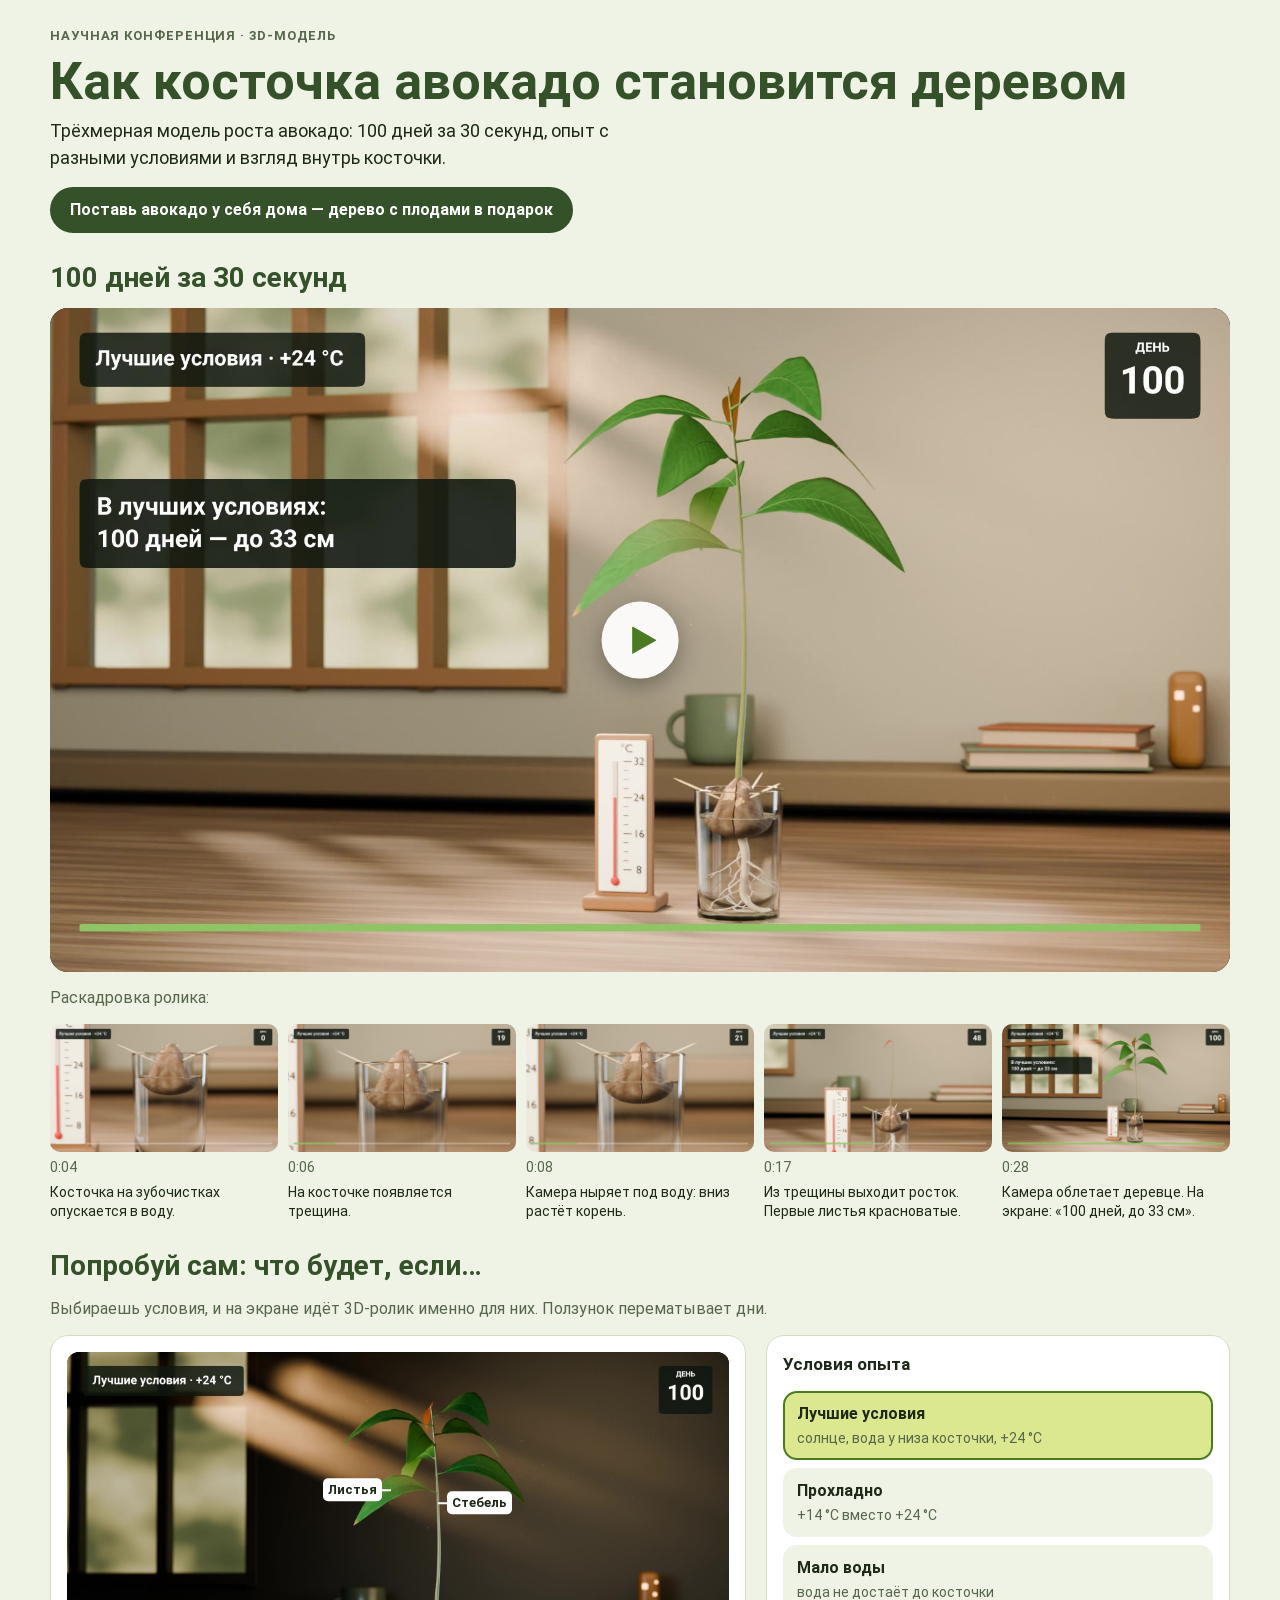
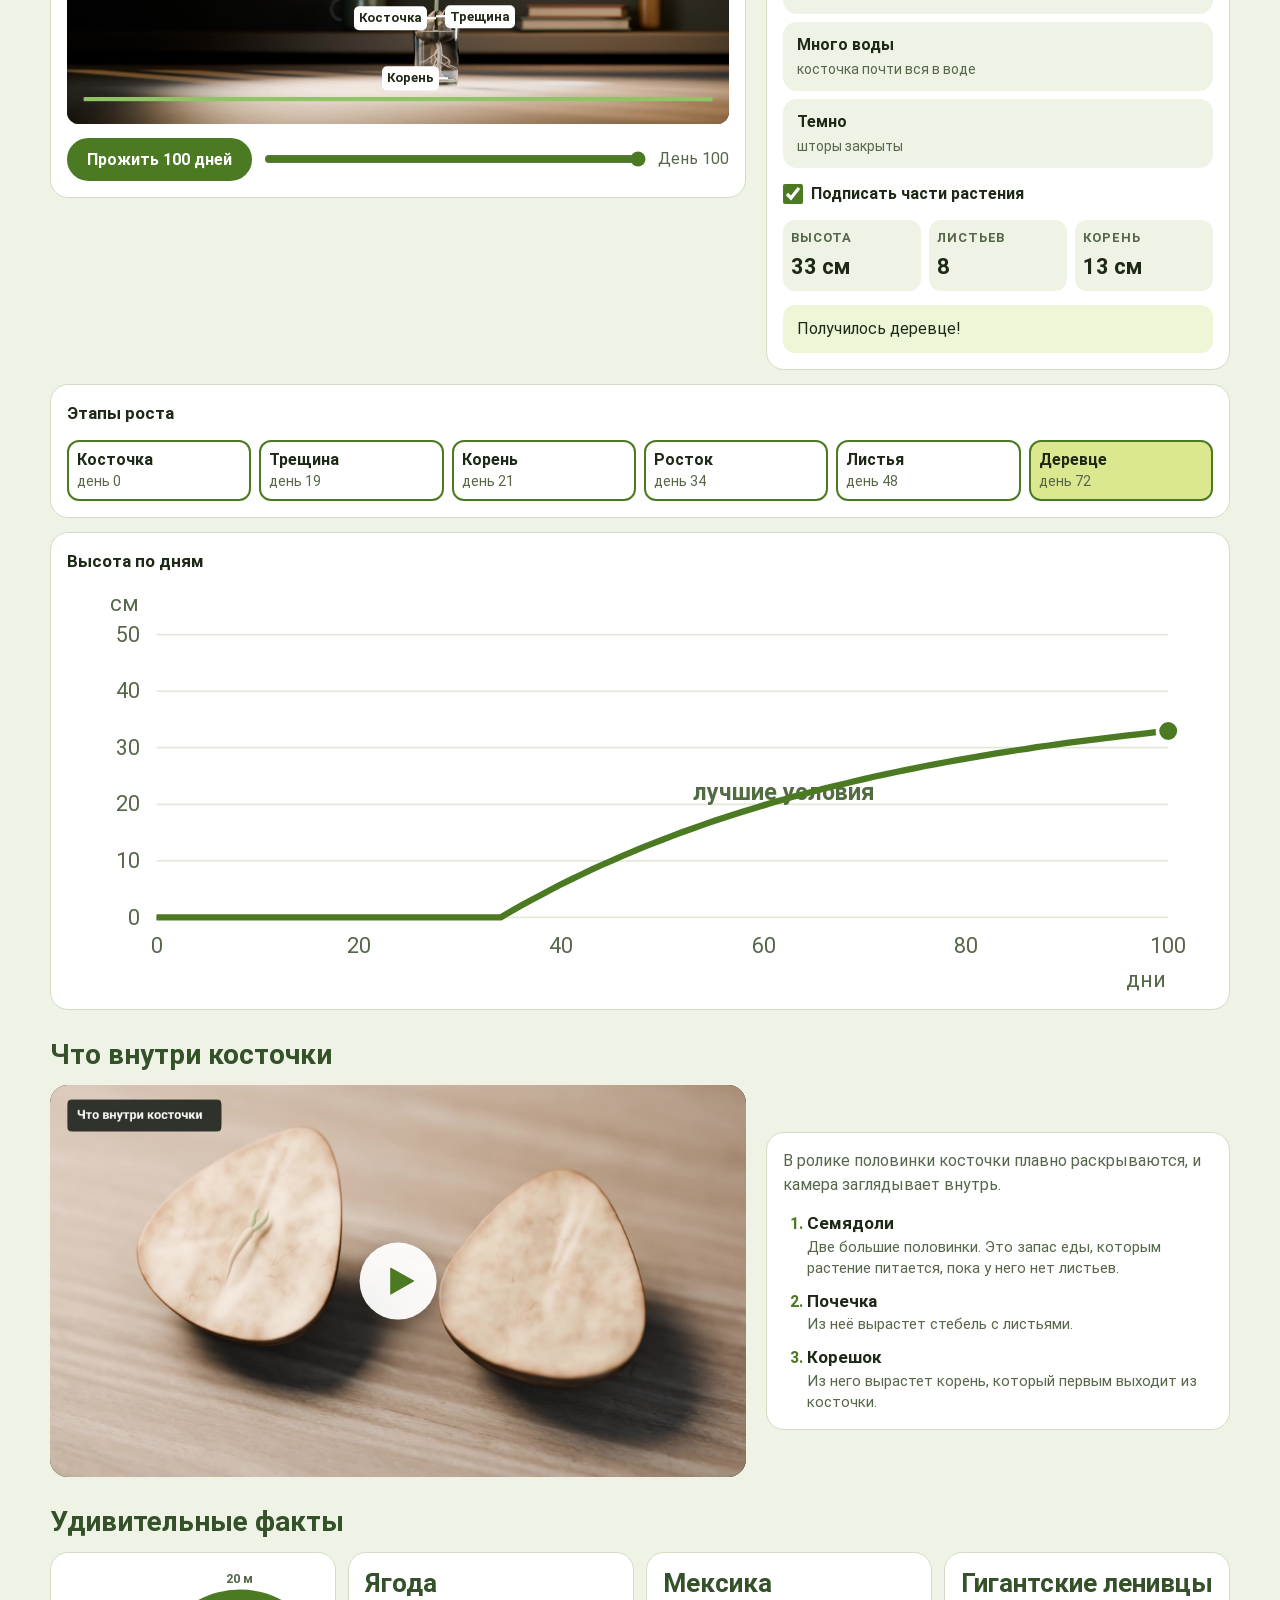
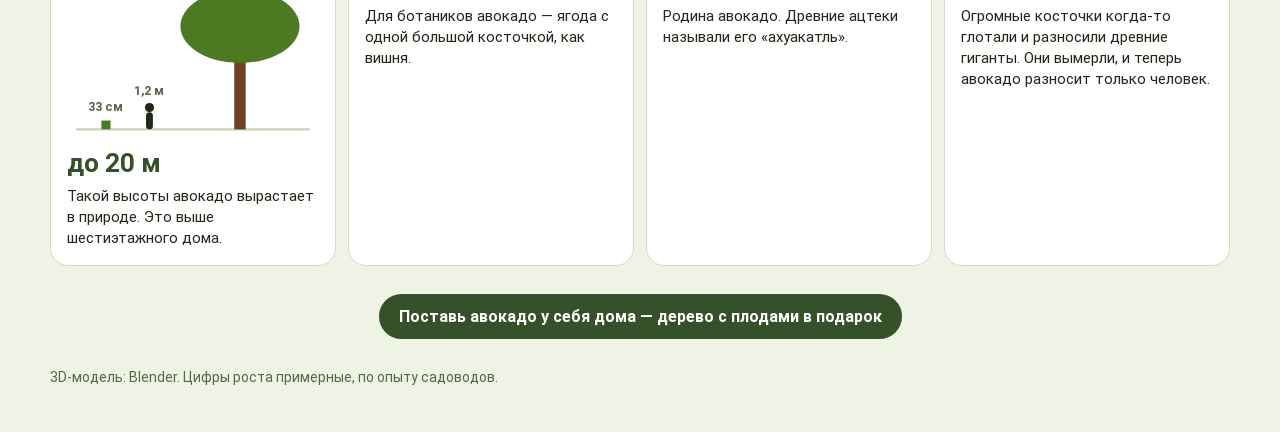
<file: index.html>
<!doctype html>
<html lang="ru">
<head>
  <meta charset="utf-8">
  <meta name="viewport" content="width=device-width, initial-scale=1">
  <title>Авокадо в 3D</title>
  <link rel="icon" href="./ar/icon.png" type="image/png">
  <link rel="stylesheet" href="style.css">
  <script src="data.js" defer></script>
  <script src="page.js" defer></script>
</head>
<body>
<main class="wrap">
  <header class="head">
    <div class="eyebrow">Научная конференция · 3D-модель</div>
    <h1 id="theme">Как косточка авокадо становится деревом</h1>
    <p class="lead">Трёхмерная модель роста авокадо: <span data-span></span>, опыт с разными условиями и взгляд внутрь косточки.</p>
    <div class="actions">
      <a class="btn primary ar-link" href="./ar/">Поставь авокадо у себя дома — дерево с плодами в подарок</a>
    </div>
  </header>

  <section>
    <h2 data-span></h2>
    <div class="frame preview">
      <video src="media/hero.mp4" poster="media/hero-end.jpg" playsinline
             preload="metadata" aria-labelledby="theme"></video>
      <button class="playmark" type="button" aria-label="Смотреть ролик о росте авокадо"></button>
    </div>
    <p class="sec-lead">Раскадровка ролика:</p>
    <div class="board" id="board"></div>
  </section>

  <section>
    <h2>Попробуй сам: что будет, если…</h2>
    <p class="sec-lead">Выбираешь условия, и на экране идёт 3D-ролик именно для них. Ползунок перематывает дни.</p>
    <div class="sim">
      <div class="box">
        <div class="frame sim-frame" id="sim-frame">
          <img id="sim-poster" src="media/best-end.jpg" alt="">
          <video id="sim-video" playsinline preload="metadata" aria-label="Опыт с выбранными условиями"></video>
          <div id="part-layer" aria-hidden="true"></div>
        </div>
        <div class="timeline">
          <button id="play" class="btn primary" type="button"></button>
          <label class="sr-only" for="day">День</label>
          <input id="day" type="range" min="0" step="1">
          <output id="day-out" for="day"></output>
        </div>
      </div>
      <div class="box">
        <h3>Условия опыта</h3>
        <div class="scns" id="scns"></div>
        <label class="toggle"><input id="labels" type="checkbox" checked> Подписать части растения</label>
        <div class="stats">
          <div class="stat"><span>Высота</span><strong id="height"></strong></div>
          <div class="stat"><span>Листьев</span><strong id="leaves"></strong></div>
          <div class="stat"><span>Корень</span><strong id="root"></strong></div>
        </div>
        <p class="note" id="note"></p>
      </div>
    </div>
    <div class="box">
      <h3>Этапы роста</h3>
      <ol class="stages" id="stages"></ol>
    </div>
    <div class="box">
      <h3>Высота по дням</h3>
      <div class="chart-wrap">
        <svg id="chart" viewBox="0 0 640 226" role="img" aria-label="График высоты авокадо по дням">
          <g id="grid"></g>
          <path id="ideal-line" fill="none" stroke="#8da779" stroke-width="2.5" stroke-dasharray="7 6"></path>
          <text id="ideal-label" font-size="13" font-weight="700" fill="#526b40"></text>
          <path id="curve" fill="none" stroke="#4b7a22" stroke-width="3.5" stroke-linejoin="round"></path>
          <circle id="point" r="6" fill="#4b7a22" stroke="#fff" stroke-width="2"></circle>
        </svg>
      </div>
    </div>
  </section>

  <section>
    <h2 id="cut-title"></h2>
    <div class="cut">
      <div class="frame preview">
        <video src="media/cut.mp4" poster="media/cut-end.jpg" playsinline
               preload="metadata" aria-labelledby="cut-title"></video>
        <button class="playmark" type="button" aria-label="Смотреть ролик о разрезе косточки"></button>
      </div>
      <div class="box">
        <p class="sec-lead">В ролике половинки косточки плавно раскрываются, и камера заглядывает внутрь.</p>
        <ol class="parts">
          <li><h3>Семядоли</h3><p>Две большие половинки. Это запас еды, которым растение питается, пока у него нет листьев.</p></li>
          <li><h3>Почечка</h3><p>Из неё вырастет стебель с листьями.</p></li>
          <li><h3>Корешок</h3><p>Из него вырастет корень, который первым выходит из косточки.</p></li>
        </ol>
      </div>
    </div>
  </section>

  <section>
    <h2>Удивительные факты</h2>
    <div class="facts">
      <div class="fact">
        <svg id="height-comparison" viewBox="0 0 220 150" role="img">
          <line x1="8" y1="140" x2="212" y2="140" stroke="#c9d3bb" stroke-width="2"/>
          <rect x="146" y="22" width="10" height="118" fill="#6e4126"/>
          <ellipse cx="151" cy="50" rx="52" ry="32" fill="#4b7a22"/>
          <rect x="30" y="132.3" width="8" height="7.7" fill="#4b7a22"/>
          <circle cx="72" cy="121" r="4" fill="#1d2916"/>
          <rect x="69" y="125" width="6" height="15" rx="3" fill="#1d2916"/>
          <g text-anchor="middle" font-size="11" font-weight="700" fill="#56664a">
            <text x="34" y="124" id="sprout-height"></text>
            <text x="72" y="110" id="student-height"></text>
            <text x="151" y="12" id="tree-height"></text>
          </g>
        </svg>
        <h3 class="big" id="tree-height-title"></h3>
        <p>Такой высоты авокадо вырастает в природе. Это выше шестиэтажного дома.</p>
      </div>
      <div class="fact">
        <h3 class="big">Ягода</h3>
        <p>Для ботаников авокадо — ягода с одной большой косточкой, как вишня.</p>
      </div>
      <div class="fact">
        <h3 class="big">Мексика</h3>
        <p>Родина авокадо. Древние ацтеки называли его «ахуакатль».</p>
      </div>
      <div class="fact">
        <h3 class="big">Гигантские ленивцы</h3>
        <p>Огромные косточки когда-то глотали и разносили древние гиганты. Они вымерли, и теперь авокадо разносит только человек.</p>
      </div>
    </div>
  </section>

  <section class="ar-promo" aria-label="Дополненная реальность">
    <a class="btn primary ar-link" href="./ar/">Поставь авокадо у себя дома — дерево с плодами в подарок</a>
  </section>

  <p class="foot">3D-модель: Blender. Цифры роста примерные, по опыту садоводов.</p>
</main>

</body>
</html>
</file>
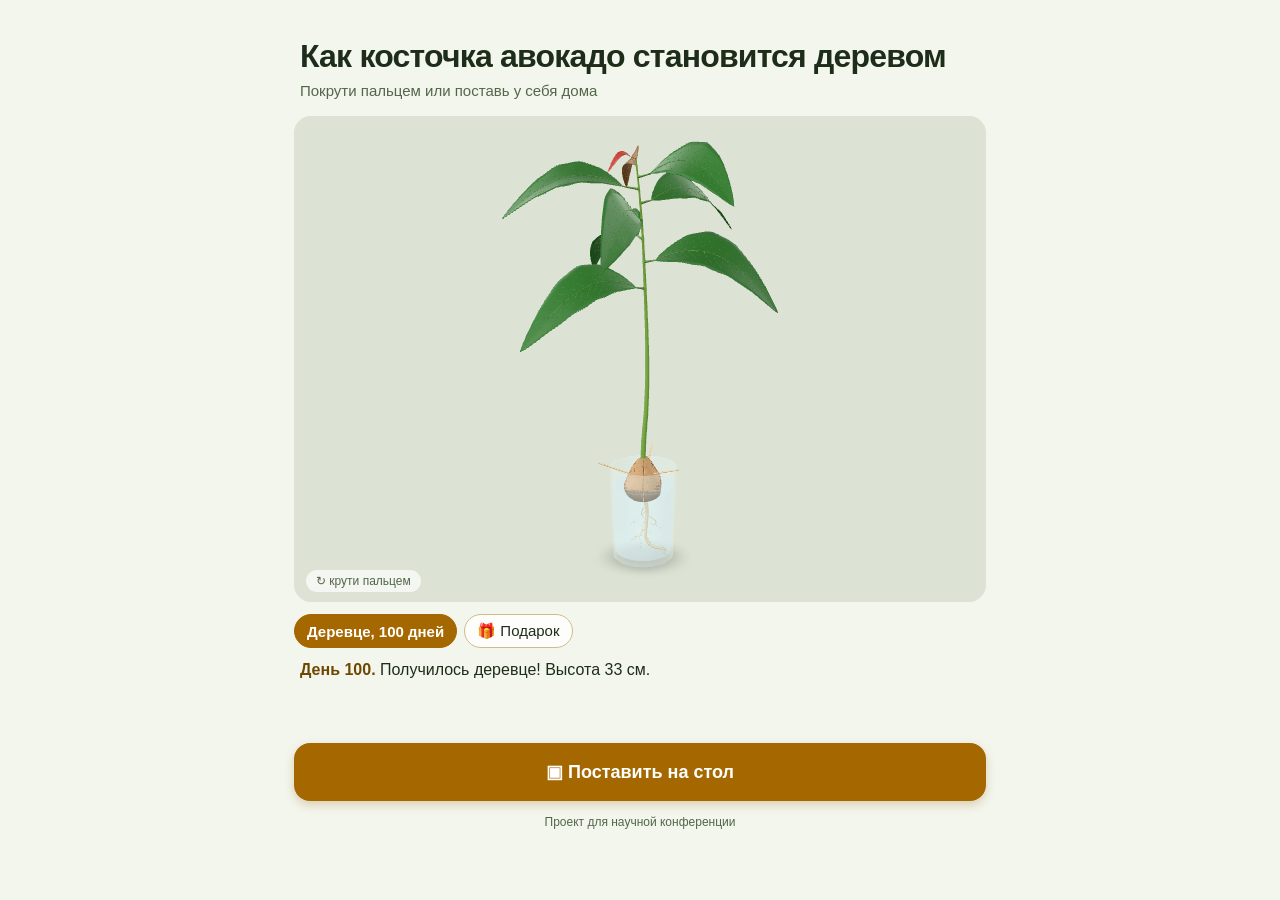
<file: ar/index.html>
<!doctype html>
<html lang="ru">
<head>
  <meta charset="utf-8">
  <meta name="viewport" content="width=device-width, initial-scale=1">
  <meta name="theme-color" content="#f3f6ed">
  <title>Как косточка авокадо становится деревом</title>
  <link rel="icon" href="./icon.png" type="image/png">
  <link rel="stylesheet" href="./style.css">
  <script type="module" src="./page.js"></script>
</head>
<body>
  <main>
    <header>
      <h1>Как косточка авокадо становится деревом</h1>
      <p>Покрути пальцем или поставь у себя дома</p>
    </header>
    <div class="view">
      <model-viewer ar ar-modes="webxr scene-viewer quick-look" ar-scale="fixed"
        camera-controls camera-orbit="0deg 78deg auto" touch-action="pan-y"
        interaction-prompt="none" shadow-intensity="0.45" alt="Авокадо в стакане">
        <span slot="ar-button" hidden></span>
      </model-viewer>
      <img class="poster" alt="" hidden>
      <span class="hint" aria-hidden="true">↻ крути пальцем</span>
    </div>
    <div class="models" role="group" aria-label="Выбор дерева">
      <button type="button" data-model="tree" aria-pressed="true">Деревце, 100 дней</button>
      <button type="button" data-model="gift" aria-pressed="false">🎁 Подарок</button>
    </div>
    <p class="note" aria-live="polite"><strong class="lead"></strong> <span class="text"></span></p>
    <div class="placement">
      <p class="status" role="status"></p>
      <button class="place" type="button">
        <span aria-hidden="true">▣</span> <span class="place-label"></span>
      </button>
    </div>
    <footer>Проект для научной конференции</footer>
  </main>
</body>
</html>
</file>
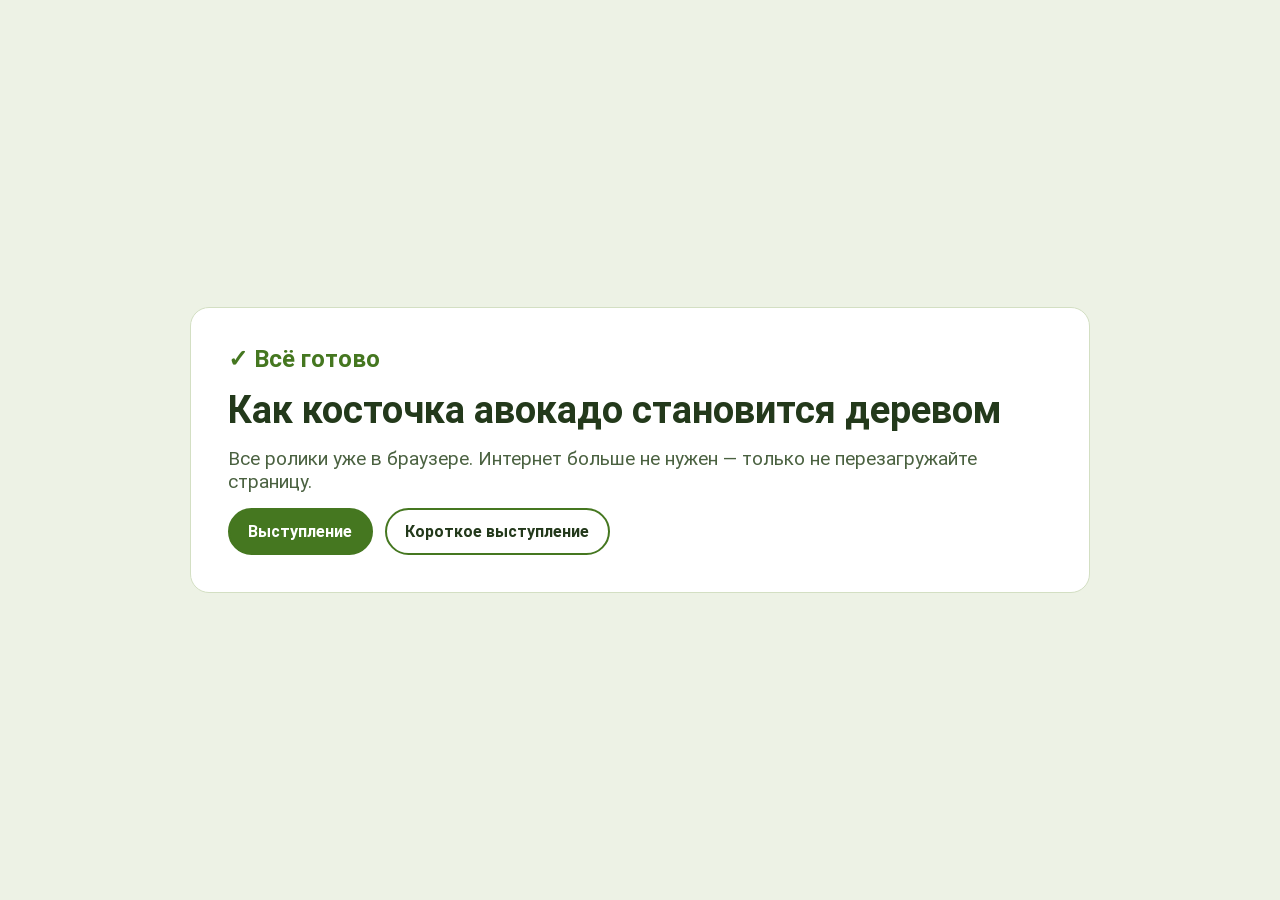
<file: pult/index.html>
<!doctype html>
<html lang="ru">
<head>
  <meta charset="utf-8">
  <meta name="viewport" content="width=device-width, initial-scale=1">
  <meta name="robots" content="noindex">
  <title>Выступление · Авокадо в 3D</title>
  <link rel="icon" href="data:,">
  <link rel="stylesheet" href="prepare.css">
  <link rel="stylesheet" href="pult.css">
  <script src="../data.js" defer></script>
  <script src="config.js" defer></script>
  <script src="slides.js" defer></script>
  <script src="deck.js" defer></script>
  <script src="prepare.js" defer></script>
  <script src="charts.js" defer></script>
  <script src="pult.js" defer></script>
</head>
<body>
  <template id="intro-title">
    <div class="intro title-slide">
      <p class="eyebrow">Научная конференция · Исследовательский проект</p>
      <h2>Как косточка авокадо становится деревом</h2>
      <p id="title-credit">Автор: Неворотова Полина Олеговна, 1 класс</p>
      <p class="subtitle">Опыт на компьютере: 3D-модель в Blender, помогал искусственный интеллект</p>
    </div>
  </template>
  <template id="intro-goal">
    <div class="intro goal-slide">
      <h2 class="eyebrow">Цель проекта</h2>
      <p class="goal">Узнать, что нужно косточке авокадо, чтобы из неё выросло дерево.</p>
      <p><strong>Гипотеза:</strong> косточке нужны вода, тепло и свет.<br>И чем больше воды, тем лучше.</p>
    </div>
  </template>
  <template id="intro-facts">
    <section class="facts-slide">
      <h2>А вы знали?</h2>
          <div class="facts">
      <div class="fact">
        <svg id="height-comparison" viewBox="0 0 220 150" role="img">
          <line x1="8" y1="140" x2="212" y2="140" stroke="#c9d3bb" stroke-width="2"/>
          <rect x="146" y="22" width="10" height="118" fill="#6e4126"/>
          <ellipse cx="151" cy="50" rx="52" ry="32" fill="#4b7a22"/>
          <rect x="30" y="132.3" width="8" height="7.7" fill="#4b7a22"/>
          <circle cx="72" cy="121" r="4" fill="#1d2916"/>
          <rect x="69" y="125" width="6" height="15" rx="3" fill="#1d2916"/>
          <g text-anchor="middle" font-size="11" font-weight="700" fill="#56664a">
            <text x="34" y="124" id="sprout-height"></text>
            <text x="72" y="110" id="student-height"></text>
            <text x="151" y="12" id="tree-height"></text>
          </g>
        </svg>
        <h3 class="big" id="tree-height-title"></h3>
        <p>Такой высоты авокадо вырастает в природе. Это выше шестиэтажного дома.</p>
      </div>
      <div class="fact">
        <h3 class="big">Ягода</h3>
        <p>Для ботаников авокадо — ягода с одной большой косточкой, как вишня.</p>
      </div>
      <div class="fact">
        <h3 class="big">Мексика</h3>
        <p>Родина авокадо. Древние ацтеки называли его «ахуакатль».</p>
      </div>
      <div class="fact">
        <h3 class="big">Гигантские ленивцы</h3>
        <p>Огромные косточки когда-то глотали и разносили древние гиганты. Они вымерли, и теперь авокадо разносит только человек.</p>
      </div>
    </div>
    </section>
  </template>
  <template id="gift-qr">
    <svg class="qr" viewBox="0 0 37 37" role="img" aria-label="QR-код страницы с деревцем" data-url="https://avocado-forum.ru/ar/" shape-rendering="crispEdges">
        <rect width="37" height="37" fill="#fff"/>
        <path fill="#000" d="M4 4h7v1h-7zM12 4h1v1h-1zM14 4h1v1h-1zM17 4h3v1h-3zM23 4h2v1h-2zM26 4h7v1h-7zM4 5h1v1h-1zM10 5h1v1h-1zM12 5h1v1h-1zM15 5h3v1h-3zM20 5h1v1h-1zM24 5h1v1h-1zM26 5h1v1h-1zM32 5h1v1h-1zM4 6h1v1h-1zM6 6h3v1h-3zM10 6h1v1h-1zM13 6h4v1h-4zM20 6h1v1h-1zM24 6h1v1h-1zM26 6h1v1h-1zM28 6h3v1h-3zM32 6h1v1h-1zM4 7h1v1h-1zM6 7h3v1h-3zM10 7h1v1h-1zM12 7h1v1h-1zM18 7h2v1h-2zM21 7h1v1h-1zM23 7h1v1h-1zM26 7h1v1h-1zM28 7h3v1h-3zM32 7h1v1h-1zM4 8h1v1h-1zM6 8h3v1h-3zM10 8h1v1h-1zM15 8h1v1h-1zM18 8h1v1h-1zM20 8h5v1h-5zM26 8h1v1h-1zM28 8h3v1h-3zM32 8h1v1h-1zM4 9h1v1h-1zM10 9h1v1h-1zM16 9h2v1h-2zM19 9h2v1h-2zM22 9h3v1h-3zM26 9h1v1h-1zM32 9h1v1h-1zM4 10h7v1h-7zM12 10h1v1h-1zM14 10h1v1h-1zM16 10h1v1h-1zM18 10h1v1h-1zM20 10h1v1h-1zM22 10h1v1h-1zM24 10h1v1h-1zM26 10h7v1h-7zM12 11h1v1h-1zM15 11h1v1h-1zM19 11h4v1h-4zM4 12h1v1h-1zM6 12h2v1h-2zM9 12h3v1h-3zM16 12h2v1h-2zM19 12h1v1h-1zM21 12h1v1h-1zM26 12h1v1h-1zM29 12h1v1h-1zM31 12h2v1h-2zM5 13h5v1h-5zM11 13h1v1h-1zM13 13h7v1h-7zM21 13h8v1h-8zM32 13h1v1h-1zM5 14h1v1h-1zM8 14h3v1h-3zM12 14h1v1h-1zM14 14h4v1h-4zM20 14h1v1h-1zM22 14h1v1h-1zM28 14h1v1h-1zM30 14h2v1h-2zM4 15h2v1h-2zM7 15h3v1h-3zM11 15h3v1h-3zM15 15h1v1h-1zM20 15h1v1h-1zM22 15h5v1h-5zM32 15h1v1h-1zM4 16h5v1h-5zM10 16h2v1h-2zM13 16h1v1h-1zM15 16h2v1h-2zM18 16h2v1h-2zM21 16h1v1h-1zM24 16h1v1h-1zM29 16h2v1h-2zM11 17h2v1h-2zM14 17h1v1h-1zM18 17h1v1h-1zM20 17h2v1h-2zM23 17h1v1h-1zM26 17h1v1h-1zM30 17h3v1h-3zM4 18h1v1h-1zM8 18h4v1h-4zM14 18h1v1h-1zM16 18h2v1h-2zM19 18h2v1h-2zM23 18h1v1h-1zM25 18h4v1h-4zM30 18h3v1h-3zM4 19h1v1h-1zM7 19h3v1h-3zM12 19h1v1h-1zM14 19h1v1h-1zM16 19h1v1h-1zM18 19h1v1h-1zM20 19h1v1h-1zM23 19h1v1h-1zM25 19h1v1h-1zM27 19h1v1h-1zM31 19h1v1h-1zM4 20h1v1h-1zM6 20h1v1h-1zM8 20h1v1h-1zM10 20h3v1h-3zM16 20h1v1h-1zM18 20h3v1h-3zM22 20h1v1h-1zM25 20h1v1h-1zM27 20h3v1h-3zM31 20h1v1h-1zM6 21h3v1h-3zM13 21h1v1h-1zM16 21h1v1h-1zM18 21h1v1h-1zM20 21h1v1h-1zM22 21h1v1h-1zM24 21h1v1h-1zM27 21h1v1h-1zM29 21h3v1h-3zM4 22h1v1h-1zM7 22h4v1h-4zM15 22h8v1h-8zM24 22h1v1h-1zM26 22h1v1h-1zM30 22h1v1h-1zM6 23h1v1h-1zM8 23h1v1h-1zM12 23h1v1h-1zM14 23h1v1h-1zM17 23h2v1h-2zM21 23h1v1h-1zM23 23h1v1h-1zM25 23h2v1h-2zM30 23h1v1h-1zM5 24h6v1h-6zM12 24h1v1h-1zM14 24h1v1h-1zM17 24h2v1h-2zM20 24h2v1h-2zM24 24h7v1h-7zM12 25h1v1h-1zM14 25h1v1h-1zM16 25h1v1h-1zM19 25h4v1h-4zM24 25h1v1h-1zM28 25h5v1h-5zM4 26h7v1h-7zM12 26h1v1h-1zM15 26h2v1h-2zM18 26h2v1h-2zM22 26h3v1h-3zM26 26h1v1h-1zM28 26h2v1h-2zM31 26h1v1h-1zM4 27h1v1h-1zM10 27h1v1h-1zM12 27h3v1h-3zM17 27h3v1h-3zM22 27h1v1h-1zM24 27h1v1h-1zM28 27h2v1h-2zM32 27h1v1h-1zM4 28h1v1h-1zM6 28h3v1h-3zM10 28h1v1h-1zM14 28h1v1h-1zM20 28h1v1h-1zM22 28h1v1h-1zM24 28h5v1h-5zM30 28h1v1h-1zM32 28h1v1h-1zM4 29h1v1h-1zM6 29h3v1h-3zM10 29h1v1h-1zM12 29h1v1h-1zM14 29h2v1h-2zM28 29h2v1h-2zM31 29h1v1h-1zM4 30h1v1h-1zM6 30h3v1h-3zM10 30h1v1h-1zM12 30h3v1h-3zM17 30h2v1h-2zM21 30h2v1h-2zM27 30h1v1h-1zM30 30h1v1h-1zM32 30h1v1h-1zM4 31h1v1h-1zM10 31h1v1h-1zM14 31h2v1h-2zM17 31h3v1h-3zM21 31h2v1h-2zM24 31h1v1h-1zM26 31h4v1h-4zM31 31h1v1h-1zM4 32h7v1h-7zM12 32h5v1h-5zM21 32h5v1h-5zM27 32h1v1h-1zM31 32h1v1h-1z"/>
      </svg>
  </template>
  <main class="launch">
    <section class="preparation" data-state="loading" aria-labelledby="prepare-title">
  <h2 id="prepare-title" role="status">Готовим выступление…</h2>
  <h1>Как косточка авокадо становится деревом</h1>
  <progress id="prepare-progress" value="0" aria-label="Загрузка роликов и картинок"></progress>
  <p id="prepare-count" hidden>Скачано <span id="prepare-downloaded">0</span> из <span id="prepare-total"></span> МБ. Не закрывайте страницу.</p>
  <p id="prepare-message" hidden></p>
  <div class="actions">
    <button class="btn primary" id="start-full" type="button" disabled>Выступление</button>
    <button class="btn" id="start-short" type="button" disabled>Короткое выступление</button>
    <button class="btn" id="prepare-retry" type="button" hidden>Повторить</button>
  </div>
</section>
  </main>
  <dialog id="pult" aria-label="Презентация">
    <div id="projection">
      <div id="stage" tabindex="-1">
        <div id="slide"></div>
        <span id="hint"></span>
      </div>
    </div>
  </dialog>
</body>
</html>
</file>
<file: style.css>
@font-face {
  font-family: Roboto;
  src: url("fonts/Roboto-Regular.ttf") format("truetype");
  font-weight: 400;
  font-display: swap;
}

@font-face {
  font-family: Roboto;
  src: url("fonts/Roboto-Bold.ttf") format("truetype");
  font-weight: 700;
  font-display: swap;
}

:root {
  color-scheme: light;
  --bg: #eef3e6;
  --panel: #fff;
  --ink: #1d2916;
  --muted: #56664a;
  --line: #d3ddc4;
  --skin: #35512a;
  --accent: #4b7a22;
  --flesh: #dbe88f;
  --studio: #121811;
  font-family: Roboto, system-ui, sans-serif;
}

* { box-sizing: border-box; }
body { margin: 0; color: var(--ink); background: var(--bg); line-height: 1.5; }
h1, h2, h3, p { margin: 0; }
img, video { display: block; max-width: 100%; }
[hidden] { display: none !important; }
:focus-visible { outline: 3px solid #c8780b; outline-offset: 3px; }

.wrap {
  width: min(100%, 1220px);
  margin-inline: auto;
  padding: 26px 20px 44px;
  display: grid;
  gap: 28px;
}

.head, section, .box { display: grid; gap: 14px; }
.head { gap: 8px; }
.eyebrow, .stat span {
  font-size: 13px;
  font-weight: 700;
  letter-spacing: .07em;
  text-transform: uppercase;
  color: var(--muted);
}

h1 { font-size: clamp(30px, 5vw, 52px); line-height: 1.07; color: var(--skin); text-wrap: balance; }
h2 { font-size: clamp(21px, 3vw, 28px); line-height: 1.2; color: var(--skin); }
h3 { font-size: 17px; }
.lead { font-size: 18px; max-width: 62ch; }
.actions, .timeline { display: flex; flex-wrap: wrap; gap: 10px; align-items: center; }
.actions { margin-top: 8px; }
.btn {
  border: 2px solid var(--accent);
  border-radius: 999px;
  padding: 10px 18px;
  background: transparent;
  color: #3b6419;
  font: 700 16px Roboto, system-ui, sans-serif;
  cursor: pointer;
}
.btn.primary { background: var(--accent); color: #fff; }
.sec-lead, .parts p, .foot { color: var(--muted); }

.frame {
  width: 100%;
  aspect-ratio: 16 / 9;
  border-radius: 18px;
  overflow: hidden;
  background: var(--studio);
}
.preview { position: relative; }
.preview video { width: 100%; height: 100%; }
.playmark {
  position: absolute;
  top: 50%;
  left: 50%;
  transform: translate(-50%, -50%);
  width: clamp(46px, 6vw, 80px);
  aspect-ratio: 1;
  border: 0;
  border-radius: 50%;
  display: grid;
  place-items: center;
  background: #fffffff0;
  box-shadow: 0 8px 24px #0005;
  cursor: pointer;
}
.playmark::after {
  content: "";
  width: 43%;
  aspect-ratio: 1;
  transform: translateX(10%);
  background: var(--accent);
  clip-path: polygon(12% 0, 100% 50%, 12% 100%);
}
.board { display: grid; grid-template-columns: repeat(5, minmax(0, 1fr)); gap: 10px; }
.shot { display: grid; gap: 6px; align-content: start; font-size: 14px; line-height: 1.35; }
.shot img { width: 100%; aspect-ratio: 16 / 9; border-radius: 10px; }
.shot time, output { color: var(--muted); font-variant-numeric: tabular-nums; }

.sim, .cut { display: grid; gap: 20px; grid-template-columns: minmax(0, 1.5fr) minmax(0, 1fr); }
.sim { align-items: start; }
.cut { align-items: center; }
.box, .fact { min-width: 0; border: 1px solid var(--line); border-radius: 18px; background: var(--panel); padding: 16px; }
.sim-frame { position: relative; border-radius: 12px; }
.sim-frame :is(video, img), #part-layer { position: absolute; inset: 0; width: 100%; height: 100%; }
#sim-video { visibility: hidden; }
#sim-frame.ready #sim-video { visibility: visible; }
.part {
  position: absolute;
  transform: translate(calc(-100% - 9px), -50%);
  background: #fff;
  color: var(--ink);
  border-radius: 5px;
  padding: 2px 5px;
  font-size: clamp(9px, 1.2vw, 13px);
  font-weight: 700;
}
.part::after {
  content: "";
  width: 9px;
  height: 2px;
  background: #fff;
  position: absolute;
  left: 100%;
  top: calc(50% - 1px);
}
.part:is(:nth-child(2), :nth-child(4)) { transform: translate(9px, -50%); }
.part:is(:nth-child(2), :nth-child(4))::after { left: auto; right: 100%; }
.timeline input { flex: 1 1 125px; min-width: 0; height: 28px; }
input { accent-color: var(--accent); }
output { min-width: 6ch; text-align: right; }
.scns { display: grid; gap: 8px; }
.scn {
  display: grid;
  gap: 2px;
  border: 2px solid transparent;
  border-radius: 14px;
  background: var(--bg);
  color: inherit;
  padding: 9px 12px;
  text-align: left;
  font: inherit;
  cursor: pointer;
}
.scn span { font-size: 14px; color: var(--muted); }
.scn[aria-pressed="true"] { border-color: var(--accent); background: var(--flesh); }
.toggle { display: flex; align-items: center; gap: 8px; font-weight: 700; cursor: pointer; }
.toggle input { width: 20px; height: 20px; margin: 0; }
.stats, .stages { display: grid; gap: 8px; }
.stats { grid-template-columns: repeat(3, minmax(0, 1fr)); }
.stat { display: grid; gap: 2px; border-radius: 12px; background: var(--bg); padding: 8px; }
.stat strong { font-size: clamp(17px, 2vw, 22px); }
.note { border-radius: 12px; background: #eef6d8; padding: 12px 14px; }
.stages {
  margin: 0;
  padding: 0;
  list-style: none;
  grid-template-columns: repeat(6, minmax(0, 1fr));
}
.stages li {
  display: grid;
  align-content: start;
  gap: 3px;
  padding: 8px;
  border: 2px dashed var(--line);
  border-radius: 12px;
  line-height: 1.25;
}
.stages li.done { border-style: solid; border-color: var(--accent); }
.stages li.now { background: var(--flesh); }
.stages span { font-size: 14px; color: var(--muted); }
.chart-wrap { overflow-x: auto; }
#chart { display: block; width: 100%; min-width: 375px; }
.parts { margin: 0; display: grid; gap: 10px; padding-left: 24px; }
.parts li::marker { color: var(--accent); font-weight: 700; }
.parts p, .fact p { font-size: 15px; line-height: 1.4; }
.facts { display: grid; gap: 12px; grid-template-columns: repeat(4, minmax(0, 1fr)); }
.fact h3 { margin-bottom: 6px; color: var(--skin); font-size: 23px; line-height: 1.1; }
.facts .fact { display: grid; align-content: start; gap: 8px; }
.fact .big { margin: 0; font-size: 26px; }
.fact svg { display: block; width: 100%; height: auto; }
.ar-qr { display: grid; grid-template-columns: 240px minmax(0, 1fr); gap: 28px; align-items: center; }
.ar-qr .qr { display: block; width: 100%; height: auto; }
.ar-qr-text { display: grid; gap: 10px; }
.ar-qr-text p { font-size: 19px; line-height: 1.4; }
.ar-qr .gift { font-weight: 700; color: var(--accent); }
.foot { font-size: 14px; color: var(--muted); }
.sr-only { position: absolute; width: 1px; height: 1px; overflow: hidden; clip-path: inset(50%); }

@media (max-width: 880px) {
  .sim, .cut { grid-template-columns: minmax(0, 1fr); }
  .board, .facts { grid-template-columns: repeat(2, minmax(0, 1fr)); }
}
@media (max-width: 640px) {
  .wrap { padding-inline: 16px; }
  .stages { grid-template-columns: repeat(3, minmax(0, 1fr)); }
}
@media (max-width: 520px) {
  .facts, .ar-qr { grid-template-columns: minmax(0, 1fr); }
  .ar-qr .qr { max-width: 240px; }
}

.btn.ar-link {
  display: inline-block;
  max-width: 100%;
  background: var(--skin);
  border-color: var(--skin);
  line-height: 1.35;
  text-align: center;
  text-decoration: none;
}
.btn.ar-link:is(:hover, :focus-visible) { background: var(--ink); border-color: var(--ink); }
.ar-promo { justify-items: center; }
</file>
<file: ar/style.css>
:root {
  color-scheme: light;
  font-family: Arial, sans-serif;
  color: #1e2c1a;
  background: #f3f6ed;
  --gold: #a56800;
  --gold-ink: #6e4800;
  --button-ink: #fff;
  --muted: #53664a;
}

* { box-sizing: border-box; }
body { margin: 0; }

main {
  display: flex;
  flex-direction: column;
  width: min(100%, 740px);
  min-height: 100svh;
  margin: 0 auto;
  padding: 42px 14px 16px;
}

header { padding: 0 6px; }

h1 {
  margin: 0;
  font-size: 25px;
  line-height: 1.16;
  letter-spacing: -0.025em;
  max-width: 25ch;
}

header p {
  margin: 7px 0 16px;
  color: var(--muted);
  font-size: 15px;
  line-height: 1.22;
}

.view {
  position: relative;
  height: clamp(300px, 47.4svh, 440px);
  border-radius: 17px;
  overflow: hidden;
  background: #dce3d4;
}

model-viewer,
.poster {
  display: block;
  width: 100%;
  height: 100%;
}

model-viewer { --progress-bar-color: var(--gold); }
.poster { object-fit: contain; }
.view [hidden] { display: none; }

.hint {
  position: absolute;
  bottom: 10px;
  left: 12px;
  padding: 4px 10px;
  border-radius: 20px;
  background: #f7f8f4e8;
  color: var(--muted);
  font-size: 12px;
  pointer-events: none;
}

.models {
  display: flex;
  flex-wrap: wrap;
  gap: 7px;
  margin-top: 12px;
}

button {
  font: inherit;
  cursor: pointer;
}

button:focus-visible {
  outline: 2px solid #204d20;
  outline-offset: 3px;
}

.models button {
  min-height: 34px;
  padding: 6px 12px;
  border: 1px solid #cfbb88;
  border-radius: 24px;
  background: #fdfefb;
  color: inherit;
  font-size: 15px;
}

.models button[aria-pressed="true"] {
  border-color: var(--gold);
  background: var(--gold);
  color: var(--button-ink);
  font-weight: 700;
}

.note {
  min-height: 2.7em;
  margin: 11px 6px 0;
  font-size: 16px;
  line-height: 1.35;
}

.lead { color: var(--gold-ink); }
.placement { margin-top: auto; }

.status {
  min-height: 1.2em;
  margin: 5px 6px;
  color: var(--muted);
  font-size: 13px;
  line-height: 1.2;
}

.place {
  width: 100%;
  min-height: 58px;
  padding: 10px 16px;
  border: 0;
  border-radius: 16px;
  background: var(--gold);
  box-shadow: 0 4px 10px #92600040;
  color: var(--button-ink);
  font-size: 18px;
  font-weight: 700;
}

footer {
  margin-top: 14px;
  color: var(--muted);
  text-align: center;
  font-size: 12px;
}

@media (min-width: 620px) {
  main { padding: 38px 24px 24px; }
  h1 { font-size: 32px; max-width: none; }
  .view { height: clamp(340px, 54svh, 550px); }
  .placement { margin-top: 15px; }
}
</file>
<file: pult/prepare.css>
@font-face {
  font-family: Roboto;
  src: url("../fonts/Roboto-Regular.ttf") format("truetype");
  font-weight: 400;
}
@font-face {
  font-family: Roboto;
  src: url("../fonts/Roboto-Bold.ttf") format("truetype");
  font-weight: 700;
}
:root {
  --paper: #edf2e5;
  --ink: #23391b;
  --accent: #457720;
  --line: #d3dfc3;
  font-family: Roboto, Arial, sans-serif;
}
* { box-sizing: border-box; }
body { margin: 0; background: var(--paper); color: var(--ink); }
[hidden] { display: none !important; }
.launch {
  min-height: 100dvh;
  display: grid;
  place-items: center;
  padding: 24px;
}
.preparation {
  width: min(100%, 900px);
  display: grid;
  gap: 15px;
  padding: clamp(20px, 3vw, 37px);
  border: 1px solid var(--line);
  border-radius: 19px;
  background: #fff;
}
.preparation :is(h1, h2, p) { margin: 0; }
.preparation h1 { font-size: clamp(24px, 3.1vw, 38px); }
.preparation h2 { color: var(--accent); font-size: clamp(18px, 2vw, 24px); }
.preparation p { color: #4a6140; font-size: clamp(15px, 1.6vw, 19px); }
.preparation progress {
  appearance: none;
  width: 100%;
  height: 14px;
  border: 0;
  border-radius: 999px;
  background: var(--line);
  accent-color: var(--accent);
}
.preparation progress::-webkit-progress-bar {
  background: var(--line);
  border-radius: 999px;
}
.preparation progress::-webkit-progress-value {
  background: var(--accent);
  border-radius: 999px;
}
.preparation progress::-moz-progress-bar {
  background: var(--accent);
  border-radius: 999px;
}
.actions { display: flex; flex-wrap: wrap; gap: 12px; }
.btn {
  padding: .72em 1.15em;
  border: 2px solid var(--accent);
  border-radius: 999px;
  background: #fff;
  color: var(--ink);
  font: inherit;
  font-weight: 700;
  cursor: pointer;
}
.btn.primary { background: var(--accent); color: #fff; }
.btn:focus-visible { outline: 3px solid #95bc66; outline-offset: 3px; }
.preparation .btn:disabled { display: none; }
.preparation[data-state="loading"] .actions { display: none; }
</file>
<file: pult/pult.css>
#pult {
  position: fixed;
  inset: 0;
  width: 100%;
  height: 100%;
  max-width: none;
  max-height: none;
  margin: 0;
  border: 0;
  padding: 0;
  background: #10160f;
  color: #f9fbf6;
}
#pult::backdrop { background: #10160f; }
#projection {
  width: 100%;
  height: 100%;
  display: grid;
  place-items: center;
  background: #131a12;
}
#stage {
  position: relative;
  width: min(100%, 100dvh * 16 / 9);
  aspect-ratio: 16 / 9;
  container-type: inline-size;
  outline: none;
  overflow: hidden;
  --surface: #1e2818;
  --tile: #28341f;
  --muted: #c4d3b8;
  --lime: #e2ed9e;
}
#slide { position: absolute; inset: 0; }
#stage :is(h2, h3, p, ol) { margin: 0; }
#hint {
  position: absolute;
  z-index: 3;
  right: 1.5cqw;
  bottom: .48cqw;
  pointer-events: none;
  background: #131a12de;
  border-radius: .35cqw;
  padding: .18cqw .38cqw;
  color: var(--muted);
  font-size: .9cqw;
}
.cover { width: 100%; height: 100%; display: block; object-fit: cover; }
#slide:is([data-screen="title"], [data-screen="goal"], [data-screen^="ask-"])::before {
  content: "";
  position: absolute;
  inset: 0;
  background: linear-gradient(95deg, #0b100ae0, #0d110ab0 52%, #0d110a67);
}
#slide[data-screen^="ask-"]::before {
  background: linear-gradient(#090b08c9, #0a0c09a6 60%, #0c0f0ac9);
}
.eyebrow {
  color: var(--lime);
  font-size: 1.25cqw;
  font-weight: 700;
  letter-spacing: .1em;
  text-transform: uppercase;
}
.intro {
  position: absolute;
  top: 23%;
  left: 5.45%;
  width: 87%;
}
#stage .intro .eyebrow { margin-bottom: 1.2cqw; }
.title-slide h2 { max-width: 78%; font-size: 5cqw; line-height: 1.04; }
#stage #title-credit { margin-top: 2.35cqw; font-size: 2.4cqw; font-weight: 700; }
#stage .subtitle { margin-top: .75cqw; color: var(--muted); font-size: 1.6cqw; }
.goal-slide .goal {
  max-width: 73%;
  font-size: 3.35cqw;
  line-height: 1.16;
  font-weight: 700;
}
#stage .goal-slide .goal + p {
  margin-top: 2.5cqw;
  color: #e0e9d8;
  font-size: 2.17cqw;
  line-height: 1.34;
}
.goal-slide strong { color: var(--lime); }
.facts-slide { padding: 6.4cqw 5.45cqw 4cqw; }
.facts-slide h2 { font-size: 4.2cqw; }
.facts {
  display: grid;
  grid-template-columns: repeat(4, minmax(0, 1fr));
  gap: 1.4cqw;
  margin-top: 2.2cqw;
}
.fact {
  display: flex;
  flex-direction: column;
  min-height: 30cqw;
  gap: 1.1cqw;
  padding: 1.7cqw;
  border-radius: 1.4cqw;
  background: var(--surface);
}
.fact h3 { order: -1; color: var(--lime); font-size: 2.65cqw; line-height: 1.12; }
.fact p { color: #e6edde; font-size: 1.62cqw; line-height: 1.38; }
.fact svg { display: block; width: 100%; height: 8.6cqw; }
.fact svg g { fill: #dbebd1; }
.fact svg :is(circle, rect[rx]) { fill: #dbebd1; }
.fact svg line { stroke: #5f7951; }

.question {
  position: absolute;
  top: 10%;
  left: 4.7%;
  right: 5%;
}
.question h2 { font-size: 5.25cqw; line-height: 1.16; }
#stage .question-text { margin-top: .6cqw; font-size: 2.4cqw; font-weight: 700; }
#stage .temperature { margin-top: .7cqw; color: var(--muted); font-size: 1.8cqw; }
.answers {
  display: flex;
  position: absolute;
  left: 4.7%;
  bottom: 11%;
  gap: 2cqw;
}
.answer {
  position: relative;
  min-width: 23.5cqw;
  min-height: 7.2cqw;
  padding: 1.25cqw 1.8cqw;
  border: 0;
  border-radius: .9cqw;
  background: #287634;
  color: white;
  font: 700 2.3cqw Roboto, Arial, sans-serif;
  text-transform: uppercase;
  cursor: pointer;
}
.answer.no-growth { background: #a33530; }
.answer[aria-pressed="true"], .answer:focus-visible {
  outline: .35cqw solid #fff;
  outline-offset: .35cqw;
}
.answer:focus-visible:not([aria-pressed="true"]) { outline-style: dashed; }
.vote-marker {
  display: none;
  position: absolute;
  left: 0;
  bottom: calc(100% + 1.55cqw);
  width: 100%;
  font-size: 1.32cqw;
  letter-spacing: .05em;
}
.answer[aria-pressed="true"] .vote-marker { display: block; }
.has-vote .answer[aria-pressed="false"] { opacity: .42; }

.clip {
  position: absolute;
  inset: 0;
  display: grid;
  min-height: 0;
}
.clip.with-growth, .clip.compare { padding: 1.45cqw 1.45cqw 2cqw; gap: 1.45cqw; }
.clip.with-growth { grid-template-columns: minmax(0, 2.1fr) minmax(0, 1fr); }
.clip.compare { grid-template-rows: minmax(0, 1.6fr) minmax(0, 1fr); }
.clip-frame {
  position: relative;
  min-width: 0;
  min-height: 0;
  overflow: hidden;
  background: #141914;
}
.clip:is(.with-growth, .compare) .clip-frame { border-radius: 1cqw; }
.clip-frame :is(video, img) {
  display: block;
  width: 100%;
  height: 100%;
  object-fit: contain;
}
.clip.compare .clip-frame :is(video, img) { object-fit: cover; object-position: 50% 54%; }
.play-fallback { position: absolute; inset: 0; margin: auto; width: max-content; height: max-content; }
.growth {
  display: flex;
  flex-direction: column;
  justify-content: center;
  align-items: stretch;
  gap: 1.1cqw;
  min-width: 0;
  min-height: 0;
  padding: 1.5cqw;
  border-radius: 1cqw;
  background: var(--surface);
}
.growth .day { color: var(--muted); font-size: 1.4cqw; }
.height {
  display: flex;
  align-items: baseline;
  gap: .75cqw;
  line-height: .95;
}
.height strong { font-size: 5.5cqw; }
.height span { color: var(--muted); font-size: 2.15cqw; font-weight: 700; }
.metrics { display: grid; grid-template-columns: 1fr 1fr; gap: .8cqw; }
.metric { padding: .75cqw .9cqw; border-radius: .75cqw; background: var(--tile); }
.metric span {
  display: block;
  color: var(--muted);
  font-size: 1.07cqw;
  font-weight: 700;
  text-transform: uppercase;
}
.metric strong { display: block; font-size: 2.15cqw; }
.height-chart { display: block; width: 100%; min-height: 0; overflow: visible; }
.chart-grid line { stroke: #35452b; stroke-width: 1; }
.chart-grid text { fill: var(--muted); font-size: 14px; }
.height-line { stroke-width: 3.7; stroke-linejoin: round; stroke-linecap: round; }
.series-name { font-size: 17px; font-weight: 700; }
.series-stats { fill: #e0e9d8; font-size: 15px; }
.series-leader { opacity: .75; stroke-width: 1.4; }
.compare .height-chart {
  height: 100%;
  padding: .55cqw 1.3cqw;
  border-radius: 1cqw;
  background: var(--surface);
}
.steps { display: flex; flex-wrap: wrap; gap: .42cqw; padding: 0; list-style: none; }
.steps li {
  padding: .34cqw .66cqw;
  border-radius: 1.4cqw;
  background: #33402b;
  color: #d2dec9;
  font-size: 1.12cqw;
}
.steps .reached { background: #487727; color: #fff; }
.steps [aria-current] { background: var(--lime); color: #1b2914; font-weight: 700; }
.result {
  position: absolute;
  right: 2%;
  bottom: 7%;
  left: 2%;
  padding: 1.15cqw 1.55cqw;
  border-radius: 1.05cqw;
  background: #285039f7;
  color: #fff;
}
.result[data-tone="right"] { background: #216133f7; }
.result[data-tone="wrong"] { background: #ac2926f7; }
.result h2 { font-size: 2.8cqw; line-height: 1.13; }
#stage .result p { margin-top: .55cqw; font-size: 1.63cqw; line-height: 1.24; }

/* Непрозрачные края закрывают подписи, счётчик и шкалу, вшитые в кадр. */
#slide:is([data-screen^="mini-"], [data-screen="conclusion"], [data-screen="gift"])::before {
  content: "";
  position: absolute;
  inset: 0;
  background: linear-gradient(#10160f 17%, #10160fb5 38%, #10160f87 83%, #10160f 92%);
}
#slide[data-screen="gift"]::before {
  background: linear-gradient(#10160f 17%, #10160fe6 36%, #10160fdb 79%, #10160f 92%);
}
#slide:is([data-screen="mini-hero"], [data-screen="conclusion"], [data-screen="gift"])::after {
  content: "";
  position: absolute;
  inset: 0;
  background: linear-gradient(#10160f 41%, transparent 65%);
  mask-image: linear-gradient(90deg, #000 41%, transparent 64%);
}
.summary {
  position: absolute;
  z-index: 1;
  inset: 9.5% 5.45% auto;
}
#stage .summary .eyebrow { margin-bottom: .8cqw; }
.summary h2 { font-size: 3.85cqw; line-height: 1.12; }
#stage .summary-text {
  margin-top: 1.55cqw;
  max-width: 94%;
  font-size: 2.3cqw;
  line-height: 1.36;
  font-weight: 700;
}
.summary-comparisons {
  display: flex;
  gap: 1.55cqw;
  margin-top: 2.4cqw;
}
.summary-comparisons .metric {
  min-width: 27cqw;
  padding: 1.15cqw 1.75cqw;
  border-radius: 1.15cqw;
  background: var(--surface);
  color: #a1d468;
}
.summary-comparisons [data-scenario="dark"] { color: #c9b1ff; }
.summary-comparisons .metric span { font-size: 1.48cqw; }
.summary-comparisons .metric strong { font-size: 2.56cqw; }
#stage .summary-footer {
  margin-top: 2.1cqw;
  color: #e0e9d8;
  font-size: 1.9cqw;
}
.findings {
  display: grid;
  gap: 1.3cqw;
  margin: 1.55cqw 0 0;
  padding: 0;
  list-style: none;
  font-size: 2.16cqw;
  line-height: 1.25;
}
.finding {
  display: grid;
  grid-template-columns: 2.45cqw 1fr;
  gap: 1cqw;
}
.finding-mark { color: #a1d468; font-weight: 700; }
.finding-mark[data-mark="✗"] { color: #f78d8d; }
.finding-mark[data-mark="⏳"] { color: #ffbd65; }

.gift {
  position: absolute;
  z-index: 1;
  inset: 0 4.5cqw;
  display: grid;
  grid-template-columns: 29cqw minmax(0, 1fr) 26cqw;
  align-items: center;
  gap: 2.7cqw;
}
.gift :is(.qr, .gift-tree) { display: block; width: 100%; }
.gift .qr { border-radius: 1cqw; }
.gift-copy { display: grid; gap: 1.25cqw; font-size: 1.85cqw; line-height: 1.43; font-weight: 700; }
.gift-copy .eyebrow { font-size: 1.85cqw; }
.gift-copy h2 { color: #ffd164; font-size: 3.85cqw; line-height: 1.12; }
.gift-address { color: var(--lime); }
.gift-footer {
  position: absolute;
  z-index: 1;
  inset: auto 0 6.5%;
  color: var(--lime);
  font-size: 3.05cqw;
  font-weight: 700;
  text-align: center;
}
</file>
